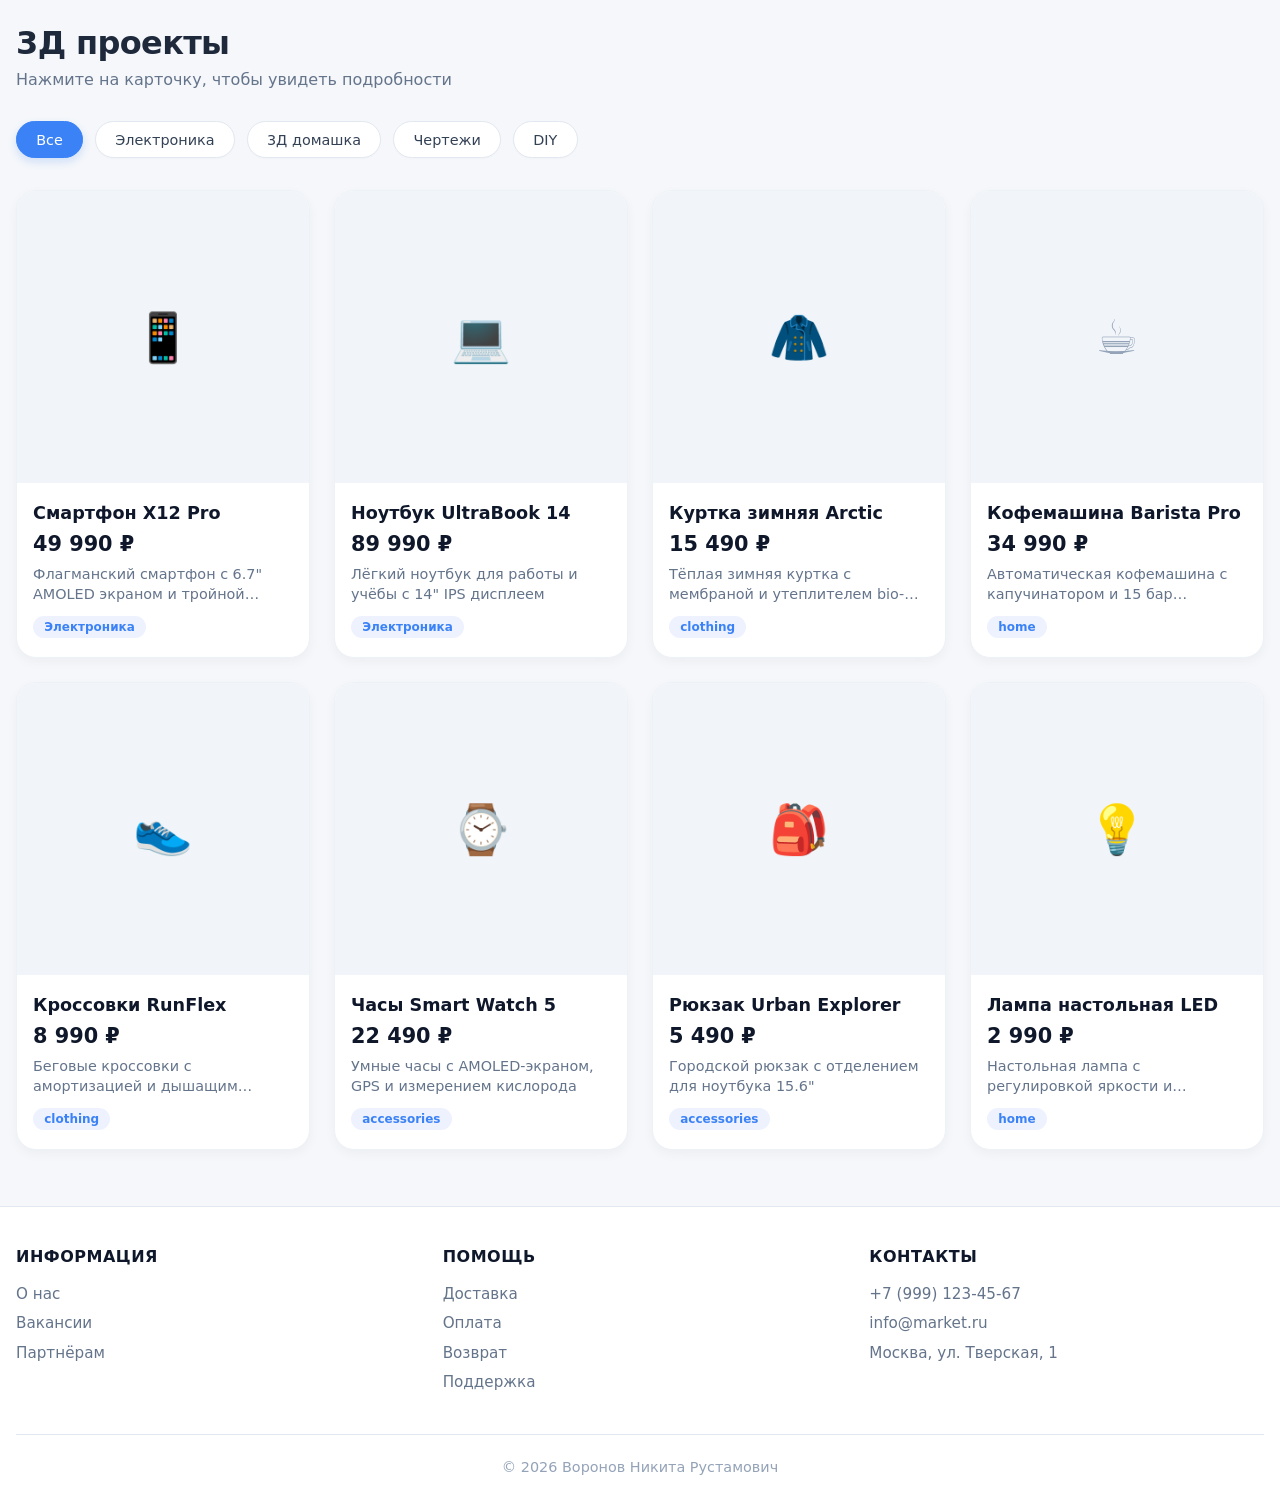
<file: 3d/index.html>
<!DOCTYPE html>
<html lang="ru">
<head>
    <meta charset="UTF-8">
    <meta name="viewport" content="width=device-width, initial-scale=1.0, maximum-scale=1.0, user-scalable=yes">
    <title>3Д проекты</title>
    <link rel="stylesheet" href="styles.css">
</head>
<body>
    <div class="container">
        <h1>3Д проекты</h1>
        <div class="subhead">Нажмите на карточку, чтобы увидеть подробности</div>

        <!-- Фильтры -->
        <div class="filters" id="filters"></div>

        <!-- Сетка карточек -->
        <div class="cards-grid" id="cardsGrid"></div>
    </div>

    <!-- Модальное окно -->
    <div class="modal-overlay" id="modalOverlay">
        <div class="modal" id="modal">
            <button class="modal-close" id="modalCloseBtn" aria-label="Закрыть">×</button>
            <div id="modalContent"></div>
        </div>
    </div>

    <!-- Футер -->
    <footer>
        <div class="footer-content">
            <div class="footer-col">
                <h4>Информация</h4>
                <ul>
                    <li>О нас</li>
                    <li>Вакансии</li>
                    <li>Партнёрам</li>
                </ul>
            </div>
            <div class="footer-col">
                <h4>Помощь</h4>
                <ul>
                    <li>Доставка</li>
                    <li>Оплата</li>
                    <li>Возврат</li>
                    <li>Поддержка</li>
                </ul>
            </div>
            <div class="footer-col">
                <h4>Контакты</h4>
                <ul>
                    <li>+7 (999) 123-45-67</li>
                    <li>info@market.ru</li>
                    <li>Москва, ул. Тверская, 1</li>
                </ul>
            </div>
        </div>
        <div class="footer-bottom">
            © 2026 Воронов Никита Рустамович
        </div>
    </footer>

    <script src="script.js"></script>
</body>
</html>
</file>
<file: 3d/styles.css>
* {
    margin: 0;
    padding: 0;
    box-sizing: border-box;
    font-family: system-ui, -apple-system, 'Segoe UI', Roboto, 'Helvetica Neue', sans-serif;
}

body {
    background-color: #f5f7fa;
    min-height: 100vh;
    display: flex;
    flex-direction: column;
}

/* Основной контент */
.container {
    max-width: 1300px;
    margin: 0 auto;
    padding: 1.5rem 1rem;
    width: 100%;
    flex: 1;
}

h1 {
    font-size: 2rem;
    font-weight: 600;
    color: #1e293b;
    margin-bottom: 0.5rem;
    letter-spacing: -0.02em;
}

.subhead {
    color: #64748b;
    margin-bottom: 2rem;
    font-size: 1rem;
}

/* Фильтры */
.filters {
    display: flex;
    flex-wrap: wrap;
    gap: 0.75rem;
    margin-bottom: 2rem;
    align-items: center;
}

.filter-btn {
    background: white;
    border: 1px solid #e2e8f0;
    padding: 0.6rem 1.2rem;
    border-radius: 40px;
    font-size: 0.9rem;
    font-weight: 500;
    color: #334155;
    cursor: pointer;
    transition: all 0.2s ease;
    box-shadow: 0 1px 2px rgba(0, 0, 0, 0.02);
}

.filter-btn:hover {
    background: #f1f5f9;
    border-color: #cbd5e1;
}

.filter-btn.active {
    background: #3b82f6;
    border-color: #3b82f6;
    color: white;
    box-shadow: 0 4px 8px rgba(59, 130, 246, 0.2);
}

/* Сетка карточек */
.cards-grid {
    display: grid;
    grid-template-columns: repeat(auto-fill, minmax(260px, 1fr));
    gap: 1.5rem;
    margin-bottom: 2rem;
}

/* Карточка */
.card {
    background: white;
    border-radius: 20px;
    overflow: hidden;
    box-shadow: 0 4px 12px rgba(0, 0, 0, 0.04);
    transition: transform 0.25s ease, box-shadow 0.25s ease;
    cursor: pointer;
    display: flex;
    flex-direction: column;
    border: 1px solid #edf2f7;
}

.card:hover {
    transform: translateY(-5px);
    box-shadow: 0 20px 25px -5px rgba(0, 0, 0, 0.1), 0 10px 10px -5px rgba(0, 0, 0, 0.02);
}

.card-img {
    width: 100%;
    aspect-ratio: 1 / 1;
    background-color: #f1f5f9;
    display: flex;
    align-items: center;
    justify-content: center;
    font-size: 3rem;
    font-weight: 300;
    color: #94a3b8;
    transition: background 0.2s;
    overflow: hidden;
}

.card-img img {
    width: 100%;
    height: 100%;
    object-fit: cover;
    display: block;
}

.card-content {
    padding: 1.2rem 1rem;
    display: flex;
    flex-direction: column;
    flex: 1;
}

.card-title {
    font-size: 1.1rem;
    font-weight: 600;
    color: #0f172a;
    margin-bottom: 0.4rem;
    line-height: 1.3;
}

.card-price {
    font-size: 1.3rem;
    font-weight: 700;
    color: #0f172a;
    margin-bottom: 0.5rem;
}

.card-desc-short {
    color: #64748b;
    font-size: 0.9rem;
    line-height: 1.4;
    margin-bottom: 0.75rem;
    display: -webkit-box;
    -webkit-line-clamp: 2;
    -webkit-box-orient: vertical;
    overflow: hidden;
}

.card-tag {
    display: inline-block;
    background: #eef2ff;
    color: #3b82f6;
    font-size: 0.75rem;
    font-weight: 600;
    padding: 0.25rem 0.7rem;
    border-radius: 30px;
    width: fit-content;
    margin-top: auto;
}

/* Модальное окно */
.modal-overlay {
    position: fixed;
    top: 0;
    left: 0;
    width: 100%;
    height: 100%;
    background: rgba(0, 0, 0, 0.5);
    backdrop-filter: blur(4px);
    display: flex;
    align-items: center;
    justify-content: center;
    z-index: 1000;
    padding: 1rem;
    opacity: 0;
    visibility: hidden;
    transition: opacity 0.25s ease, visibility 0.25s ease;
}

.modal-overlay.active {
    opacity: 1;
    visibility: visible;
}

.modal {
    background: white;
    border-radius: 28px;
    max-width: 800px;
    width: 100%;
    max-height: 90vh;
    overflow-y: auto;
    padding: 1.8rem;
    position: relative;
    box-shadow: 0 25px 50px -12px rgba(0, 0, 0, 0.25);
    transform: scale(0.95);
    transition: transform 0.2s ease;
    scrollbar-width: thin;
}

.modal-overlay.active .modal {
    transform: scale(1);
}

.modal-close {
    position: sticky;
    top: 0;
    margin-left: auto;
    display: block;
    background: #f1f5f9;
    border: none;
    width: 40px;
    height: 40px;
    border-radius: 50%;
    font-size: 1.5rem;
    line-height: 1;
    cursor: pointer;
    color: #334155;
    transition: background 0.2s;
    margin-bottom: 0.5rem;
    z-index: 10;
}

.modal-close:hover {
    background: #e2e8f0;
}

.modal h2 {
    font-size: 1.9rem;
    font-weight: 700;
    color: #0f172a;
    margin-bottom: 0.3rem;
    line-height: 1.2;
    padding-right: 1rem;
}

.modal-price {
    font-size: 1.8rem;
    font-weight: 700;
    color: #3b82f6;
    margin-bottom: 1rem;
}

.modal-description {
    color: #334155;
    line-height: 1.6;
    margin-bottom: 1.5rem;
    font-size: 1rem;
}

.modal-gallery {
    display: grid;
    grid-template-columns: repeat(auto-fit, minmax(100px, 1fr));
    gap: 0.75rem;
    margin-top: 0.5rem;
}

.modal-gallery-item {
    aspect-ratio: 1 / 1;
    background: #f1f5f9;
    border-radius: 16px;
    display: flex;
    align-items: center;
    justify-content: center;
    font-size: 2rem;
    color: #94a3b8;
    overflow: hidden;
    transition: transform 0.2s;
    border: 1px solid #e2e8f0;
}

.modal-gallery-item img {
    width: 100%;
    height: 100%;
    object-fit: cover;
    display: block;
}

/* Футер */
footer {
    background: #ffffff;
    border-top: 1px solid #e2e8f0;
    padding: 2.5rem 1rem 2rem;
    margin-top: auto;
}

.footer-content {
    max-width: 1300px;
    margin: 0 auto;
    display: grid;
    grid-template-columns: repeat(3, 1fr);
    gap: 2rem;
}

.footer-col h4 {
    font-size: 1rem;
    font-weight: 700;
    color: #0f172a;
    margin-bottom: 1.2rem;
    text-transform: uppercase;
    letter-spacing: 0.5px;
}

.footer-col ul {
    list-style: none;
}

.footer-col li {
    margin-bottom: 0.7rem;
    color: #64748b;
    font-size: 0.95rem;
    cursor: default;
    transition: color 0.2s;
}

.footer-col li:hover {
    color: #3b82f6;
}

.footer-bottom {
    max-width: 1300px;
    margin: 2rem auto 0;
    padding-top: 1.5rem;
    border-top: 1px solid #e2e8f0;
    text-align: center;
    color: #94a3b8;
    font-size: 0.9rem;
}

.author-name {
    font-weight: 600;
    color: #3b82f6;
}

/* Кастомный скроллбар для модалки */
.modal::-webkit-scrollbar {
    width: 6px;
}

.modal::-webkit-scrollbar-track {
    background: #f1f5f9;
    border-radius: 10px;
}

.modal::-webkit-scrollbar-thumb {
    background: #cbd5e1;
    border-radius: 10px;
}

.modal::-webkit-scrollbar-thumb:hover {
    background: #94a3b8;
}

/* Заглушка для изображений */
.img-placeholder {
    display: flex;
    align-items: center;
    justify-content: center;
    width: 100%;
    height: 100%;
    font-size: 2.5rem;
    background: linear-gradient(135deg, #f1f5f9 0%, #e2e8f0 100%);
    color: #94a3b8;
}

/* Состояние загрузки / ошибки */
.loading,
.error-message {
    grid-column: 1 / -1;
    text-align: center;
    padding: 3rem;
    color: #94a3b8;
    font-size: 1rem;
}

.error-message {
    color: #ef4444;
}

/* Адаптив */
@media (max-width: 768px) {
    .container {
        padding: 1rem 0.75rem;
    }

    h1 {
        font-size: 1.6rem;
    }

    .cards-grid {
        grid-template-columns: repeat(auto-fill, minmax(160px, 1fr));
        gap: 1rem;
    }

    .card-content {
        padding: 0.9rem 0.8rem;
    }

    .card-title {
        font-size: 0.95rem;
    }

    .card-price {
        font-size: 1.1rem;
    }

    .card-desc-short {
        font-size: 0.8rem;
    }

    .modal {
        padding: 1.2rem;
        border-radius: 24px;
    }

    .modal h2 {
        font-size: 1.5rem;
    }

    .modal-price {
        font-size: 1.5rem;
    }

    .modal-gallery {
        grid-template-columns: repeat(2, 1fr);
    }

    .footer-content {
        grid-template-columns: 1fr;
        gap: 1.5rem;
        text-align: center;
    }

    .footer-col h4 {
        margin-bottom: 0.8rem;
    }

    .filter-btn {
        padding: 0.5rem 1rem;
        font-size: 0.8rem;
    }
}

@media (max-width: 380px) {
    .cards-grid {
        grid-template-columns: 1fr;
    }
}
</file>
